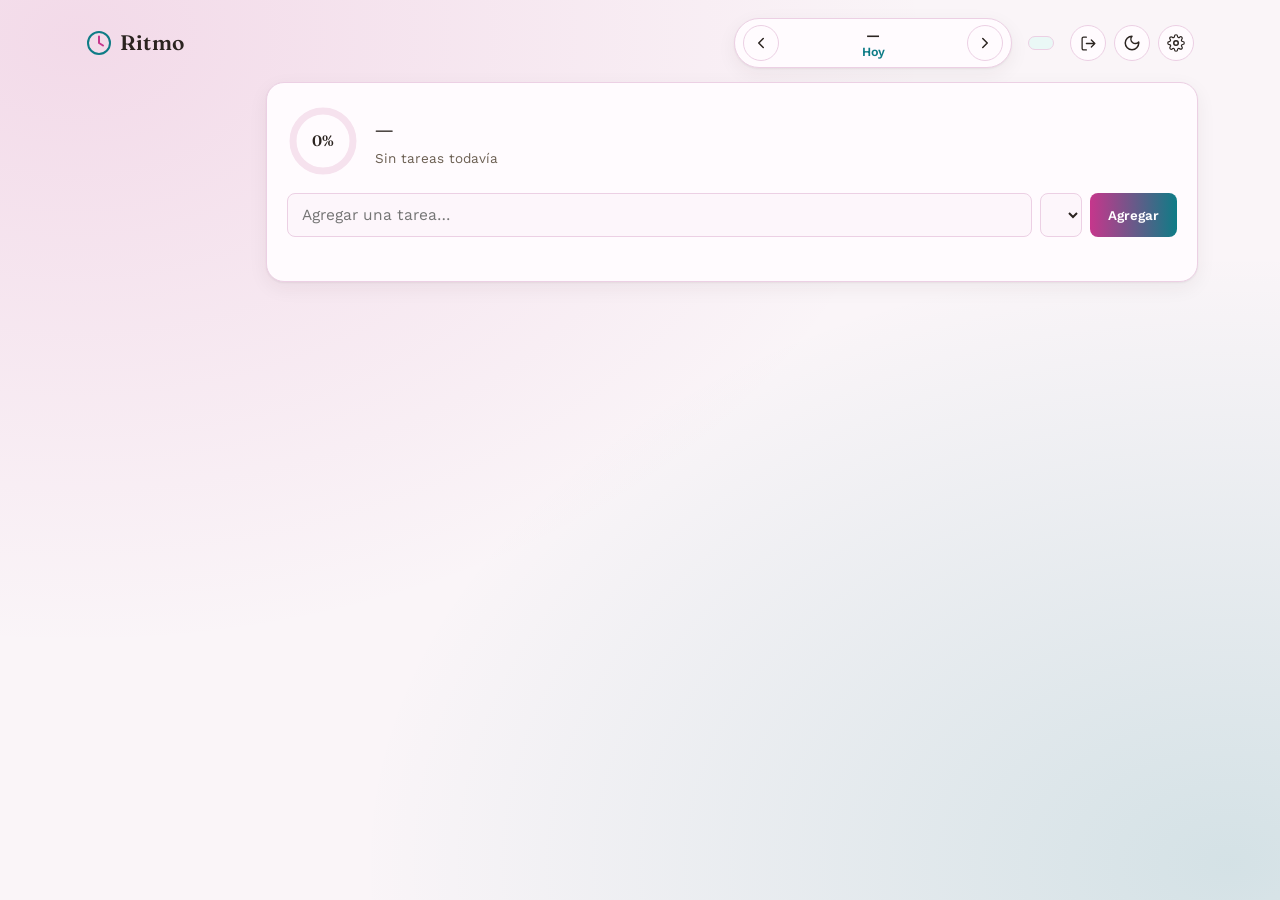
<file: index.html>
<!doctype html>
<html lang="es">
<head>
<meta charset="UTF-8" />
<meta name="viewport" content="width=device-width, initial-scale=1, viewport-fit=cover" />
<title>Ritmo — Planificador semanal</title>
<meta name="description" content="Organiza tu semana hora por hora, marca lo que cumples y mantén tu ritmo por encima del 70% cada día." />
<meta name="theme-color" content="#0E7C86" />
<link rel="manifest" href="manifest.json" />
<link rel="icon" type="image/svg+xml" href="icon.svg" />
<link rel="apple-touch-icon" href="icon.svg" />
<link rel="preconnect" href="https://fonts.googleapis.com" />
<link rel="preconnect" href="https://fonts.gstatic.com" crossorigin />
<link href="https://fonts.googleapis.com/css2?family=Fraunces:opsz,wght@9..144,400;9..144,500;9..144,600;9..144,700&family=Work+Sans:wght@400;500;600;700&display=swap" rel="stylesheet" />
<link rel="stylesheet" href="styles.css" />
</head>
<body>
<div class="app">

  <header class="topbar">
    <div class="brand">
      <svg class="brand-mark" width="26" height="26" viewBox="0 0 26 26" fill="none" xmlns="http://www.w3.org/2000/svg" aria-hidden="true">
        <circle cx="13" cy="13" r="11" stroke="currentColor" stroke-width="2"/>
        <path d="M13 6.5V13L17 15.5" stroke="var(--accent)" stroke-width="2" stroke-linecap="round" stroke-linejoin="round"/>
      </svg>
      <span class="brand-name">Ritmo</span>
    </div>

    <div class="week-nav">
      <button class="icon-btn" id="prevWeek" aria-label="Semana anterior">
        <svg width="18" height="18" viewBox="0 0 24 24" fill="none"><path d="M15 6l-6 6 6 6" stroke="currentColor" stroke-width="2" stroke-linecap="round" stroke-linejoin="round"/></svg>
      </button>
      <div class="week-label">
        <span id="weekRange">—</span>
        <button class="link-btn" id="todayBtn">Hoy</button>
      </div>
      <button class="icon-btn" id="nextWeek" aria-label="Semana siguiente">
        <svg width="18" height="18" viewBox="0 0 24 24" fill="none"><path d="M9 6l6 6-6 6" stroke="currentColor" stroke-width="2" stroke-linecap="round" stroke-linejoin="round"/></svg>
      </button>
    </div>

    <div class="topbar-actions">
      <span class="week-avg" id="weekAvg" title="Promedio de cumplimiento de la semana"></span>
      <div class="topbar-user">
        <span class="topbar-user-email" id="userEmail"></span>
        <button class="icon-btn" id="logoutBtn" aria-label="Cerrar sesión" title="Cerrar sesión">
          <svg width="17" height="17" viewBox="0 0 24 24" fill="none"><path d="M9 21H5a2 2 0 0 1-2-2V5a2 2 0 0 1 2-2h4M16 17l5-5-5-5M21 12H9" stroke="currentColor" stroke-width="1.8" stroke-linecap="round" stroke-linejoin="round"/></svg>
        </button>
      </div>
      <button class="icon-btn" id="themeToggle" aria-label="Cambiar tema">
        <svg id="themeIcon" width="18" height="18" viewBox="0 0 24 24" fill="none"><path d="M12 3a9 9 0 1 0 9 9c0-.46-.04-.91-.1-1.36A5.5 5.5 0 0 1 12 3z" stroke="currentColor" stroke-width="2" stroke-linejoin="round"/></svg>
      </button>
      <button class="icon-btn" id="settingsToggle" aria-label="Ajustes de recordatorio">
        <svg width="18" height="18" viewBox="0 0 24 24" fill="none"><circle cx="12" cy="12" r="3" stroke="currentColor" stroke-width="2"/><path d="M19.4 15a1.65 1.65 0 0 0 .33 1.82l.06.06a2 2 0 1 1-2.83 2.83l-.06-.06a1.65 1.65 0 0 0-1.82-.33 1.65 1.65 0 0 0-1 1.51V21a2 2 0 1 1-4 0v-.09a1.65 1.65 0 0 0-1-1.51 1.65 1.65 0 0 0-1.82.33l-.06.06a2 2 0 1 1-2.83-2.83l.06-.06a1.65 1.65 0 0 0 .33-1.82 1.65 1.65 0 0 0-1.51-1H3a2 2 0 1 1 0-4h.09a1.65 1.65 0 0 0 1.51-1 1.65 1.65 0 0 0-.33-1.82l-.06-.06a2 2 0 1 1 2.83-2.83l.06.06a1.65 1.65 0 0 0 1.82.33H9a1.65 1.65 0 0 0 1-1.51V3a2 2 0 1 1 4 0v.09a1.65 1.65 0 0 0 1 1.51 1.65 1.65 0 0 0 1.82-.33l.06-.06a2 2 0 1 1 2.83 2.83l-.06.06a1.65 1.65 0 0 0-.33 1.82V9a1.65 1.65 0 0 0 1.51 1H21a2 2 0 1 1 0 4h-.09a1.65 1.65 0 0 0-1.51 1z" stroke="currentColor" stroke-width="1.6"/></svg>
      </button>
    </div>
  </header>

  <div class="layout">
    <nav class="week-rail" id="dayTabs" aria-label="Días de la semana"></nav>

    <main class="day-view">
      <section class="day-header">
        <div class="day-ring-wrap">
          <svg class="day-ring" width="72" height="72" viewBox="0 0 72 72">
            <circle class="ring-track" cx="36" cy="36" r="30" fill="none" stroke-width="7"/>
            <circle class="ring-progress" id="dayRingProgress" cx="36" cy="36" r="30" fill="none" stroke-width="7" stroke-linecap="round"/>
          </svg>
          <span class="day-ring-percent" id="dayPercent">0%</span>
        </div>
        <div class="day-header-text">
          <h1 id="dayTitle">—</h1>
          <p id="dayFraction" class="muted">Sin tareas todavía</p>
        </div>
      </section>

      <div class="banner" id="alertBanner" hidden role="alert">
        <svg width="20" height="20" viewBox="0 0 24 24" fill="none" aria-hidden="true"><path d="M12 9v4M12 17h.01M10.29 3.86 1.82 18a2 2 0 0 0 1.71 3h16.94a2 2 0 0 0 1.71-3L14.71 3.86a2 2 0 0 0-3.42 0z" stroke="currentColor" stroke-width="1.8" stroke-linejoin="round"/></svg>
        <p><span id="alertText"></span></p>
        <button class="link-btn" id="alertDismiss">Ocultar</button>
      </div>

      <form class="quick-add" id="quickAddForm">
        <input type="text" id="quickAddTitle" placeholder="Agregar una tarea…" autocomplete="off" required maxlength="140" />
        <select id="quickAddHour" aria-label="Hora"></select>
        <button type="submit" class="btn-primary">Agregar</button>
      </form>

      <ol class="hours" id="hoursList"></ol>
    </main>
  </div>
</div>

<div class="overlay" id="overlay" hidden></div>

<aside class="settings-panel" id="settingsPanel" hidden aria-label="Ajustes de recordatorio">
  <div class="settings-head">
    <h2>Recordatorio diario</h2>
    <button class="icon-btn" id="settingsClose" aria-label="Cerrar ajustes">
      <svg width="18" height="18" viewBox="0 0 24 24" fill="none"><path d="M6 6l12 12M18 6 6 18" stroke="currentColor" stroke-width="2" stroke-linecap="round"/></svg>
    </button>
  </div>
  <p class="muted small">Si al llegar la hora elegida no se cumplió al menos el 70% de las tareas de hoy, Ritmo mostrará un aviso mientras esta pestaña esté abierta.</p>

  <label class="switch-row">
    <span>Activar recordatorio</span>
    <input type="checkbox" id="reminderEnabled" />
  </label>

  <label class="field-row">
    <span>Hora del aviso</span>
    <input type="time" id="reminderTime" value="20:00" />
  </label>

  <button class="btn-secondary" id="notifPermBtn" type="button">Permitir notificaciones del navegador</button>
  <p class="muted small" id="notifStatus"></p>

  <div class="settings-divider"></div>
  <p class="muted small">Los datos se guardan solo en este navegador por ahora. Más adelante se pueden sincronizar con una cuenta.</p>
</aside>

<div class="toast" id="toast" hidden>
  <span id="toastText"></span>
  <button class="link-btn" id="toastUndo">Deshacer</button>
</div>

<div class="reminder-modal" id="reminderModal" hidden role="dialog" aria-modal="true" aria-labelledby="reminderModalTitle">
  <div class="reminder-modal-card">
    <h2 id="reminderModalTitle">Todavía puedes llegar al 70%</h2>
    <p class="muted" id="reminderModalText"></p>
    <ul class="reminder-modal-list" id="reminderModalList"></ul>
    <button class="btn-primary" id="reminderModalClose">Entendido</button>
  </div>
</div>

<script type="module" src="js/main.js"></script>
</body>
</html>
</file>
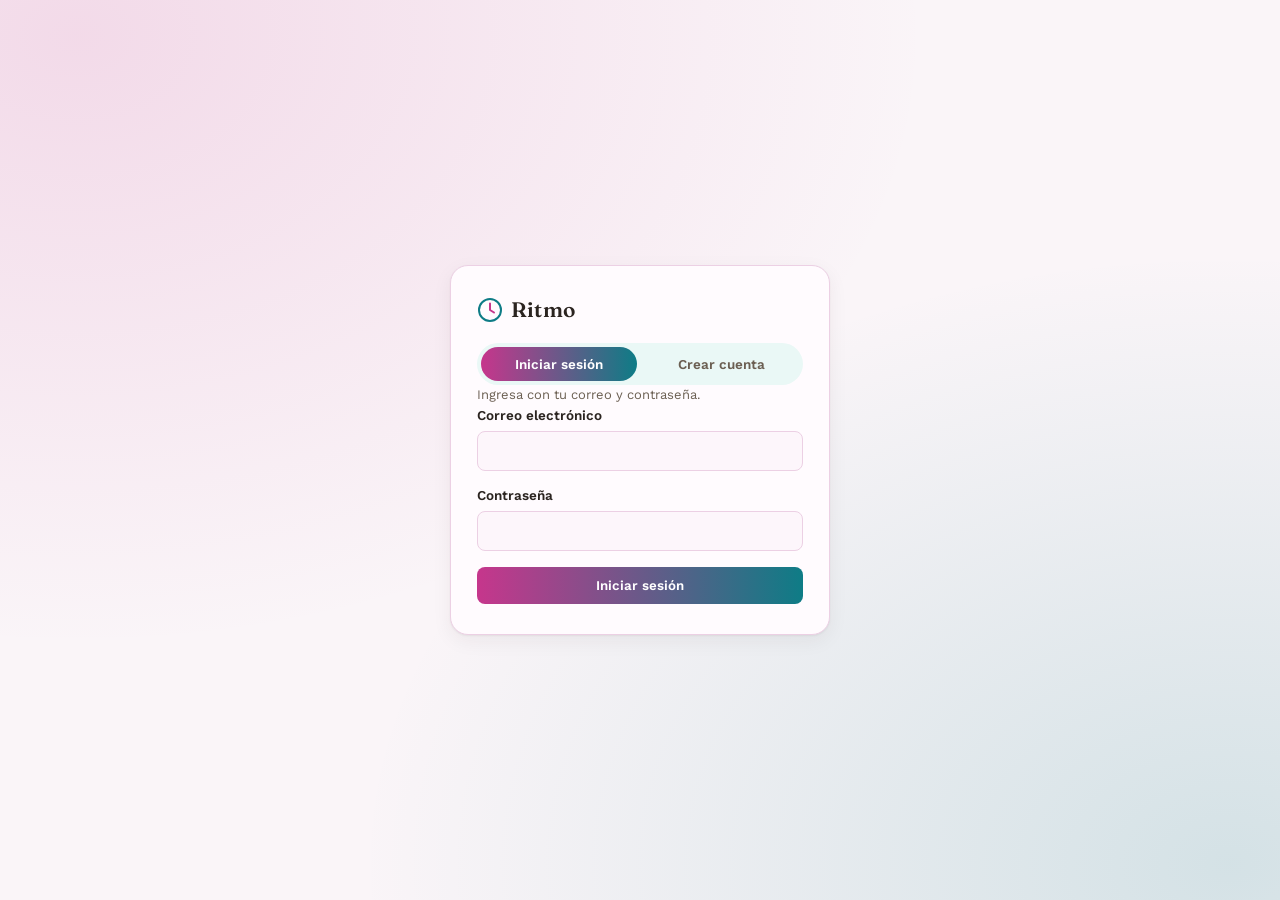
<file: login.html>
<!doctype html>
<html lang="es">
<head>
<meta charset="UTF-8" />
<meta name="viewport" content="width=device-width, initial-scale=1, viewport-fit=cover" />
<title>Ritmo — Iniciar sesión</title>
<meta name="theme-color" content="#0E7C86" />
<link rel="icon" type="image/svg+xml" href="icon.svg" />
<link rel="preconnect" href="https://fonts.googleapis.com" />
<link rel="preconnect" href="https://fonts.gstatic.com" crossorigin />
<link href="https://fonts.googleapis.com/css2?family=Fraunces:opsz,wght@9..144,400;9..144,500;9..144,600;9..144,700&family=Work+Sans:wght@400;500;600;700&display=swap" rel="stylesheet" />
<link rel="stylesheet" href="styles.css" />
</head>
<body class="auth-body">

<main class="auth-shell">
  <div class="auth-card">
    <div class="brand auth-brand">
      <svg width="26" height="26" viewBox="0 0 26 26" fill="none" xmlns="http://www.w3.org/2000/svg" aria-hidden="true">
        <circle cx="13" cy="13" r="11" stroke="currentColor" stroke-width="2"/>
        <path d="M13 6.5V13L17 15.5" stroke="var(--accent)" stroke-width="2" stroke-linecap="round" stroke-linejoin="round"/>
      </svg>
      <span class="brand-name">Ritmo</span>
    </div>

    <div id="authConfigWarning" class="auth-warning" hidden>
      Todavía falta conectar Supabase. Completa <code>SUPABASE_URL</code> y
      <code>SUPABASE_ANON_KEY</code> en <code>js/config.js</code> con los datos
      de tu proyecto (Project Settings → API).
    </div>

    <div id="authArea">
      <div class="auth-tabs" role="tablist">
        <button type="button" class="auth-tab is-active" id="tabSignIn" role="tab">Iniciar sesión</button>
        <button type="button" class="auth-tab" id="tabSignUp" role="tab">Crear cuenta</button>
      </div>

      <p class="muted small" id="authHint">Ingresa con tu correo y contraseña.</p>

      <form id="authForm" class="auth-form">
        <label class="auth-field">
          <span>Correo electrónico</span>
          <input type="email" id="authEmail" autocomplete="email" required />
        </label>
        <label class="auth-field">
          <span>Contraseña</span>
          <input type="password" id="authPassword" autocomplete="current-password" required minlength="6" />
        </label>

        <p class="auth-error" id="authError" hidden></p>
        <p class="auth-success" id="authSuccess" hidden></p>

        <button type="submit" class="btn-primary auth-submit" id="authSubmit">Iniciar sesión</button>
      </form>
    </div>
  </div>
</main>

<script type="module" src="js/login.js"></script>
</body>
</html>
</file>
<file: styles.css>
/* ---------- Tokens ---------- */
:root {
  --bg: #fdf6fb;
  --bg-elevated: #fffbfe;
  --bg-soft: #eaf8f6;
  --bg-soft-2: #f6e2ee;
  --border: #ecd0e4;
  --text: #2b2420;
  --text-muted: #6b5f52;

  --primary: #0e7c86;
  --primary-strong: #0a5f67;
  --primary-soft: #dcefef;

  --accent: #c6368c;
  --accent-soft: #f6dcec;

  --success: #3e8f5c;
  --success-soft: #dcece2;

  --warn: #b5563a;
  --warn-soft: #f3ddd3;

  --toast-bg: #0a5f67;

  --page-bg:
    radial-gradient(at 6% 4%, rgba(198, 54, 140, 0.14) 0%, transparent 50%),
    radial-gradient(at 96% 96%, rgba(14, 124, 134, 0.16) 0%, transparent 50%),
    #faf5f8;
  --gradient-brand: linear-gradient(90deg, var(--accent), var(--primary));

  --shadow: 0 1px 2px rgba(43, 36, 32, 0.06), 0 6px 20px rgba(43, 36, 32, 0.06);
  --radius-lg: 18px;
  --radius-md: 12px;
  --radius-sm: 8px;

  --font-display: "Fraunces", Georgia, serif;
  --font-body: "Work Sans", -apple-system, BlinkMacSystemFont, "Segoe UI", sans-serif;

  color-scheme: light;
}

@media (prefers-color-scheme: dark) {
  :root:not([data-theme="light"]) {
    --bg: #1f1726;
    --bg-elevated: #1a1420;
    --bg-soft: #241c2c;
    --bg-soft-2: #2c2135;
    --border: #382a40;
    --text: #f1e9dd;
    --text-muted: #b7aa98;

    --primary: #4fd7da;
    --primary-strong: #7ee6e8;
    --primary-soft: #123b3d;

    --accent: #f272c4;
    --accent-soft: #3a2030;

    --success: #55c77e;
    --success-soft: #1f3a2b;

    --warn: #e08a6c;
    --warn-soft: #3c2a22;

    --page-bg:
      radial-gradient(at 8% 6%, rgba(198, 54, 140, 0.38) 0%, transparent 45%),
      radial-gradient(at 96% 96%, rgba(20, 150, 160, 0.32) 0%, transparent 45%),
      #120c16;

    color-scheme: dark;
  }
}

:root[data-theme="dark"] {
  --bg: #1f1726;
  --bg-elevated: #1a1420;
  --bg-soft: #241c2c;
  --bg-soft-2: #2c2135;
  --border: #382a40;
  --text: #f1e9dd;
  --text-muted: #b7aa98;

  --primary: #4fd7da;
  --primary-strong: #7ee6e8;
  --primary-soft: #123b3d;

  --accent: #f272c4;
  --accent-soft: #3a2030;

  --success: #55c77e;
  --success-soft: #1f3a2b;

  --warn: #e08a6c;
  --warn-soft: #3c2a22;

  --page-bg:
    radial-gradient(at 8% 6%, rgba(198, 54, 140, 0.38) 0%, transparent 45%),
    radial-gradient(at 96% 96%, rgba(20, 150, 160, 0.32) 0%, transparent 45%),
    #120c16;

  color-scheme: dark;
}

/* ---------- Reset ---------- */
* { box-sizing: border-box; }
[hidden] { display: none !important; }
html, body { height: 100%; }
body {
  margin: 0;
  background: var(--page-bg);
  color: var(--text);
  font-family: var(--font-body);
  font-size: 15.5px;
  line-height: 1.5;
  -webkit-font-smoothing: antialiased;
}
h1, h2, h3 { font-family: var(--font-display); font-weight: 600; margin: 0; color: var(--text); }
p { margin: 0; }
button { font-family: inherit; }
input, select, textarea { font-family: inherit; font-size: inherit; color: inherit; }
ol, ul { list-style: none; margin: 0; padding: 0; }
.muted { color: var(--text-muted); }
.small { font-size: 13px; }

/* ---------- Layout shell ---------- */
.app {
  max-width: 1180px;
  margin: 0 auto;
  padding: 0 16px 48px;
}

.topbar {
  display: flex;
  align-items: center;
  gap: 16px;
  padding: 18px 4px 14px;
  flex-wrap: wrap;
}

.brand {
  display: flex;
  align-items: center;
  gap: 8px;
  color: var(--primary);
  margin-right: auto;
}
.brand-name {
  font-family: var(--font-display);
  font-weight: 600;
  font-size: 21px;
  letter-spacing: 0.2px;
  color: var(--text);
}

.week-nav {
  display: flex;
  align-items: center;
  gap: 10px;
  background: var(--bg-elevated);
  border: 1px solid var(--border);
  border-radius: 999px;
  padding: 6px 8px;
  box-shadow: var(--shadow);
}
.week-label {
  display: flex;
  flex-direction: column;
  align-items: center;
  min-width: 168px;
  text-align: center;
  line-height: 1.2;
}
.week-label > span { font-weight: 600; font-size: 14px; }
.link-btn {
  background: none;
  border: none;
  color: var(--primary);
  font-weight: 600;
  font-size: 12.5px;
  cursor: pointer;
  padding: 0;
}
.link-btn:hover { text-decoration: underline; }

.topbar-actions {
  display: flex;
  align-items: center;
  gap: 8px;
}
.week-avg {
  font-size: 13px;
  color: var(--text-muted);
  background: var(--bg-soft);
  border: 1px solid var(--border);
  padding: 6px 12px;
  border-radius: 999px;
  white-space: nowrap;
}

.icon-btn {
  width: 36px;
  height: 36px;
  border-radius: 999px;
  border: 1px solid var(--border);
  background: var(--bg-elevated);
  color: var(--text);
  display: flex;
  align-items: center;
  justify-content: center;
  cursor: pointer;
  transition: background 0.15s, border-color 0.15s;
}
.icon-btn:hover { background: var(--bg-soft); border-color: var(--primary); }

/* ---------- Layout: rail + main ---------- */
.layout {
  display: flex;
  flex-direction: column;
  gap: 16px;
}

.week-rail {
  display: flex;
  gap: 8px;
  overflow-x: auto;
  padding: 4px 2px 8px;
  scrollbar-width: thin;
}

.day-tab {
  position: relative;
  flex: 0 0 auto;
  display: flex;
  flex-direction: column;
  align-items: center;
  gap: 4px;
  padding: 10px 14px;
  border-radius: var(--radius-md);
  border: 1px solid var(--border);
  background: var(--bg-elevated);
  cursor: pointer;
  min-width: 64px;
  color: var(--text);
}
.day-tab.is-today::after {
  content: "";
  position: absolute;
  top: 7px;
  right: 7px;
  width: 7px;
  height: 7px;
  border-radius: 999px;
  background: var(--accent);
}
.day-tab .weekday { font-size: 11px; text-transform: uppercase; letter-spacing: 0.06em; color: var(--text-muted); }
.day-tab .date-num { font-family: var(--font-display); font-size: 19px; font-weight: 600; }
.day-tab .mini-bar { width: 30px; height: 4px; border-radius: 999px; background: var(--bg-soft-2); overflow: hidden; margin-top: 2px; }
.day-tab .mini-bar > span { display: block; height: 100%; background: var(--success); border-radius: 999px; }
.day-tab.is-today { border-color: var(--accent); }
.day-tab.is-selected { background: var(--gradient-brand); border-color: transparent; color: #fff; }
.day-tab.is-selected .weekday { color: rgba(255,255,255,0.75); }
.day-tab.is-selected .mini-bar { background: rgba(255,255,255,0.25); }
.day-tab.is-selected .mini-bar > span { background: #fff; }
.day-tab.is-low .mini-bar > span { background: var(--warn); }
.day-tab.is-selected.is-low .mini-bar > span { background: #fff; }

.day-view {
  background: var(--bg-elevated);
  border: 1px solid var(--border);
  border-radius: var(--radius-lg);
  padding: 22px 20px 26px;
  box-shadow: var(--shadow);
}

.day-header {
  display: flex;
  align-items: center;
  gap: 16px;
  margin-bottom: 16px;
}
.day-ring-wrap { position: relative; flex: 0 0 auto; width: 72px; height: 72px; }
.day-ring { transform: rotate(-90deg); }
.ring-track { stroke: var(--bg-soft-2); }
.ring-progress { stroke: var(--success); stroke-dasharray: 188.5; stroke-dashoffset: 188.5; transition: stroke-dashoffset 0.4s ease, stroke 0.3s ease; }
.ring-progress.is-low { stroke: var(--warn); }
.day-ring-percent {
  position: absolute; inset: 0; display: flex; align-items: center; justify-content: center;
  font-weight: 600; font-size: 15px; font-family: var(--font-display);
}
.day-header-text h1 { font-size: 22px; }
#dayFraction { margin-top: 2px; font-size: 13.5px; }

/* ---------- Banner ---------- */
.banner {
  display: flex;
  align-items: center;
  gap: 10px;
  background: var(--warn-soft);
  color: var(--warn);
  border: 1px solid var(--warn);
  border-radius: var(--radius-md);
  padding: 12px 14px;
  margin-bottom: 16px;
}
.banner p { flex: 1; color: var(--text); font-size: 14px; }
.banner svg { flex: 0 0 auto; }
.banner .link-btn { color: var(--warn); }

/* ---------- Quick add ---------- */
.quick-add {
  display: flex;
  gap: 8px;
  margin-bottom: 18px;
  flex-wrap: wrap;
}
.quick-add input[type="text"] {
  flex: 1 1 220px;
  padding: 11px 14px;
  border-radius: var(--radius-sm);
  border: 1px solid var(--border);
  background: var(--bg);
  color: var(--text);
}
.quick-add input[type="text"]:focus, select:focus, input[type="time"]:focus, textarea:focus {
  outline: 2px solid var(--primary);
  outline-offset: 1px;
}
.quick-add select {
  padding: 11px 10px;
  border-radius: var(--radius-sm);
  border: 1px solid var(--border);
  background: var(--bg);
  color: var(--text);
}
.btn-primary {
  background: var(--gradient-brand);
  color: #fff;
  border: none;
  padding: 11px 18px;
  border-radius: var(--radius-sm);
  font-weight: 600;
  cursor: pointer;
  white-space: nowrap;
}
.btn-primary:hover { filter: brightness(1.08); }
.btn-secondary {
  background: var(--bg-soft);
  color: var(--text);
  border: 1px solid var(--border);
  padding: 10px 16px;
  border-radius: var(--radius-sm);
  font-weight: 600;
  cursor: pointer;
  width: 100%;
  margin-top: 4px;
}
.btn-secondary:hover { background: var(--bg-soft-2); }

/* ---------- Hours list ---------- */
.hours { display: flex; flex-direction: column; }
.hour-row {
  display: flex;
  gap: 14px;
  padding: 10px 0;
  border-top: 1px solid var(--border);
}
.hour-row:first-child { border-top: none; }
.hour-label {
  flex: 0 0 56px;
  padding-top: 9px;
  font-size: 12.5px;
  color: var(--text-muted);
  font-variant-numeric: tabular-nums;
}
.hour-row.is-current-hour .hour-label { color: var(--accent); font-weight: 700; }
.hour-tasks { flex: 1; display: flex; flex-direction: column; gap: 8px; }

.hour-add {
  align-self: flex-start;
  background: none;
  border: 1px dashed var(--border);
  color: var(--text-muted);
  border-radius: var(--radius-sm);
  padding: 8px 12px;
  font-size: 13px;
  cursor: pointer;
  opacity: 0;
  transition: opacity 0.15s, border-color 0.15s, color 0.15s;
}
.hour-row:hover .hour-add, .hour-row:focus-within .hour-add { opacity: 1; }
.hour-add:hover { border-color: var(--primary); color: var(--primary); }

/* ---------- Task card ---------- */
.task {
  display: flex;
  align-items: stretch;
  background: var(--bg-elevated);
  border: 1px solid var(--border);
  border-radius: var(--radius-sm);
  overflow: hidden;
}
.task.is-done { border-color: var(--success); }
.task.is-skipped { border-color: var(--warn); }

.task-side-btn {
  flex: 0 0 60px;
  display: flex;
  flex-direction: column;
  align-items: center;
  justify-content: center;
  gap: 3px;
  border: none;
  cursor: pointer;
  background: var(--bg-soft);
  color: var(--text-muted);
  font-size: 10.5px;
  font-weight: 600;
  line-height: 1.1;
  padding: 8px 2px;
}
.task-side-done { border-right: 1px solid var(--border); }
.task-side-skip { border-left: 1px solid var(--border); }
.task-side-done:hover { background: var(--success-soft); color: var(--success); }
.task-side-skip:hover { background: var(--warn-soft); color: var(--warn); }
.task.is-done .task-side-done { background: var(--success); color: #fff; }
.task.is-skipped .task-side-skip { background: var(--warn); color: #fff; }

.task-body { flex: 1; min-width: 0; position: relative; padding: 10px 32px 10px 12px; display: flex; flex-direction: column; justify-content: center; }
.task-title { font-size: 14.5px; word-break: break-word; }
.task.is-done .task-title { text-decoration: line-through; color: var(--text-muted); }
.task.is-skipped .task-title { color: var(--text-muted); font-style: italic; }
.task-reason {
  margin-top: 5px;
  font-size: 12.5px;
  color: var(--warn);
  border-left: 2px solid var(--warn);
  padding-left: 8px;
}

.task-delete {
  position: absolute;
  top: 6px;
  right: 6px;
  width: 24px;
  height: 24px;
  border-radius: var(--radius-sm);
  border: none;
  background: transparent;
  color: var(--text-muted);
  cursor: pointer;
  display: flex;
  align-items: center;
  justify-content: center;
}
.task-delete:hover { background: var(--bg-soft-2); color: var(--warn); }

.reason-editor { display: flex; flex-direction: column; gap: 6px; margin-top: 6px; }
.reason-editor textarea {
  resize: vertical;
  min-height: 52px;
  border-radius: var(--radius-sm);
  border: 1px solid var(--border);
  padding: 8px 10px;
  background: var(--bg-elevated);
  color: var(--text);
}
.reason-editor .reason-actions { display: flex; gap: 8px; }
.reason-editor .reason-actions button {
  font-size: 12.5px;
  font-weight: 600;
  padding: 6px 12px;
  border-radius: var(--radius-sm);
  border: 1px solid var(--border);
  background: var(--bg-elevated);
  cursor: pointer;
}
.reason-editor .reason-save { background: var(--warn); border-color: var(--warn); color: #fff; }

/* ---------- Settings panel ---------- */
.overlay {
  position: fixed; inset: 0;
  background: rgba(20, 16, 12, 0.35);
  z-index: 20;
}
.settings-panel {
  position: fixed;
  top: 0; right: 0; bottom: 0;
  width: min(340px, 90vw);
  background: var(--bg-elevated);
  border-left: 1px solid var(--border);
  padding: 20px;
  z-index: 21;
  display: flex;
  flex-direction: column;
  gap: 14px;
  overflow-y: auto;
}
.settings-head { display: flex; align-items: center; justify-content: space-between; }
.switch-row, .field-row {
  display: flex; align-items: center; justify-content: space-between;
  font-size: 14px; font-weight: 500;
}
.switch-row input[type="checkbox"] { width: 38px; height: 22px; accent-color: var(--primary); }
.field-row input[type="time"] {
  border: 1px solid var(--border); border-radius: var(--radius-sm);
  padding: 6px 8px; background: var(--bg);
}
.settings-divider { height: 1px; background: var(--border); margin: 4px 0; }

/* ---------- Toast ---------- */
.toast {
  position: fixed;
  bottom: 20px; left: 50%; transform: translateX(-50%);
  background: var(--toast-bg);
  color: #fff;
  padding: 12px 16px;
  border-radius: var(--radius-md);
  display: flex; align-items: center; gap: 14px;
  box-shadow: var(--shadow);
  z-index: 30;
  font-size: 13.5px;
}
.toast .link-btn { color: var(--accent); }

/* ---------- Reminder modal ---------- */
.reminder-modal {
  position: fixed; inset: 0;
  background: rgba(20, 16, 12, 0.45);
  display: flex; align-items: center; justify-content: center;
  z-index: 40; padding: 16px;
}
.reminder-modal-card {
  background: var(--bg-elevated);
  border-radius: var(--radius-lg);
  padding: 24px;
  max-width: 380px;
  width: 100%;
  box-shadow: var(--shadow);
  display: flex; flex-direction: column; gap: 12px;
}
.reminder-modal-list { display: flex; flex-direction: column; gap: 6px; max-height: 180px; overflow-y: auto; }
.reminder-modal-list li {
  font-size: 13.5px;
  background: var(--bg-soft);
  border-radius: var(--radius-sm);
  padding: 8px 10px;
}

/* ---------- Auth (login.html) ---------- */
.auth-body {
  min-height: 100%;
  display: flex;
}
.auth-shell {
  flex: 1;
  display: flex;
  align-items: center;
  justify-content: center;
  padding: 24px;
}
.auth-card {
  width: 100%;
  max-width: 380px;
  background: var(--bg-elevated);
  border: 1px solid var(--border);
  border-radius: var(--radius-lg);
  box-shadow: var(--shadow);
  padding: 28px 26px 30px;
  display: flex;
  flex-direction: column;
  gap: 18px;
}
.auth-brand { color: var(--primary); justify-content: center; }
.auth-warning {
  background: var(--warn-soft);
  color: var(--text);
  border: 1px solid var(--warn);
  border-radius: var(--radius-md);
  padding: 12px 14px;
  font-size: 13.5px;
  line-height: 1.5;
}
.auth-warning code {
  background: var(--bg-soft-2);
  padding: 1px 5px;
  border-radius: 4px;
  font-size: 12.5px;
}

.auth-tabs { display: flex; gap: 6px; background: var(--bg-soft); border-radius: 999px; padding: 4px; }
.auth-tab {
  flex: 1;
  border: none;
  background: transparent;
  color: var(--text-muted);
  padding: 9px 10px;
  border-radius: 999px;
  font-weight: 600;
  font-size: 13.5px;
  cursor: pointer;
}
.auth-tab.is-active { background: var(--gradient-brand); color: #fff; }

.auth-form { display: flex; flex-direction: column; gap: 14px; }
.auth-field { display: flex; flex-direction: column; gap: 6px; font-size: 13.5px; font-weight: 600; }
.auth-field input {
  padding: 11px 13px;
  border-radius: var(--radius-sm);
  border: 1px solid var(--border);
  background: var(--bg);
  color: var(--text);
  font-weight: 400;
}
.auth-submit { width: 100%; margin-top: 2px; }
.auth-error { color: var(--warn); font-size: 13px; background: var(--warn-soft); border-radius: var(--radius-sm); padding: 8px 10px; }
.auth-success { color: var(--success); font-size: 13px; background: var(--success-soft); border-radius: var(--radius-sm); padding: 8px 10px; }

.topbar-user { display: flex; align-items: center; gap: 8px; }
.topbar-user-email { font-size: 12.5px; color: var(--text-muted); max-width: 140px; overflow: hidden; text-overflow: ellipsis; white-space: nowrap; }

/* ---------- Responsive: desktop ---------- */
@media (min-width: 880px) {
  .app { padding: 0 32px 56px; }
  .layout { flex-direction: row; align-items: flex-start; }
  .week-rail {
    flex-direction: column;
    width: 168px;
    flex: 0 0 168px;
    overflow-x: visible;
    position: sticky;
    top: 16px;
  }
  .day-tab { flex-direction: row; justify-content: space-between; width: 100%; }
  .day-tab .mini-bar { width: 34px; margin-top: 0; }
  .day-view { flex: 1; }
}

@media (max-width: 520px) {
  .week-label { min-width: 132px; }
  .topbar { gap: 10px; }
  .week-avg { display: none; }
}
</file>
